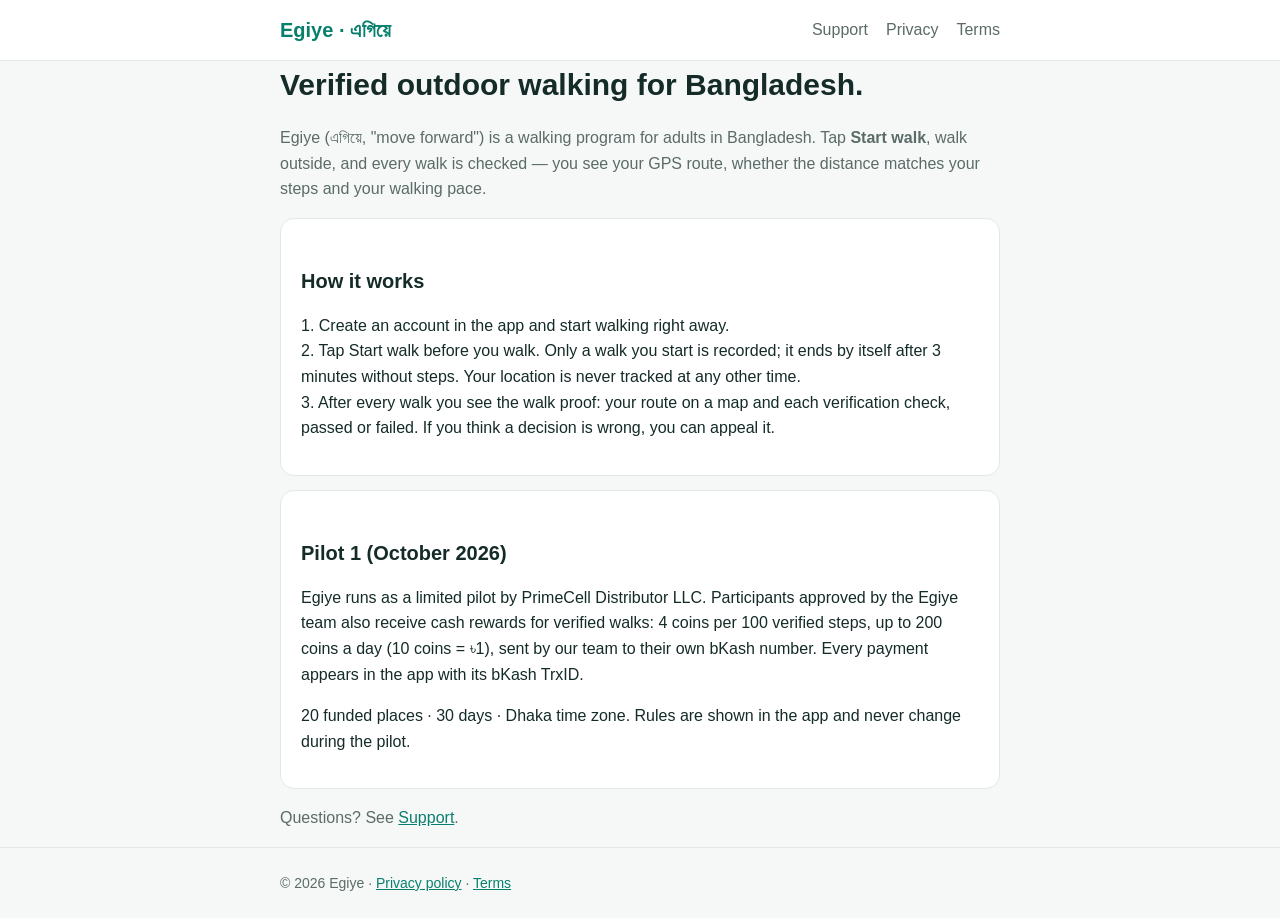
<file: index.html>
<!doctype html><html lang="en"><head><meta charset="utf-8"><meta name="viewport" content="width=device-width,initial-scale=1"><title>Egiye — Verified outdoor walking</title><link rel="stylesheet" href="style.css"></head>
<body><header><div class="wrap"><a class="brand" href="index.html">Egiye · এগিয়ে</a><nav><a href="support.html">Support</a><a href="privacy.html">Privacy</a><a href="terms.html">Terms</a></nav></div></header>
<main class="wrap"><h1>Verified outdoor walking for Bangladesh.</h1><p class="muted">Egiye (এগিয়ে, "move forward") is a walking program for adults in Bangladesh. Tap <strong>Start walk</strong>, walk outside, and every walk is checked — you see your GPS route, whether the distance matches your steps and your walking pace.</p>
<div class="card"><h2>How it works</h2><p>1. Create an account in the app and start walking right away.<br>2. Tap Start walk before you walk. Only a walk you start is recorded; it ends by itself after 3 minutes without steps. Your location is never tracked at any other time.<br>3. After every walk you see the walk proof: your route on a map and each verification check, passed or failed. If you think a decision is wrong, you can appeal it.</p></div>
<div class="card"><h2>Pilot 1 (October 2026)</h2><p>Egiye runs as a limited pilot by PrimeCell Distributor LLC. Participants approved by the Egiye team also receive cash rewards for verified walks: 4 coins per 100 verified steps, up to 200 coins a day (10 coins = ৳1), sent by our team to their own bKash number. Every payment appears in the app with its bKash TrxID.</p><p>20 funded places · 30 days · Dhaka time zone. Rules are shown in the app and never change during the pilot.</p></div>
<p class="muted">Questions? See <a href="support.html">Support</a>.</p></main>
<footer><div class="wrap">© 2026 Egiye · <a href="privacy.html">Privacy policy</a> · <a href="terms.html">Terms</a></div></footer></body></html>
</file>
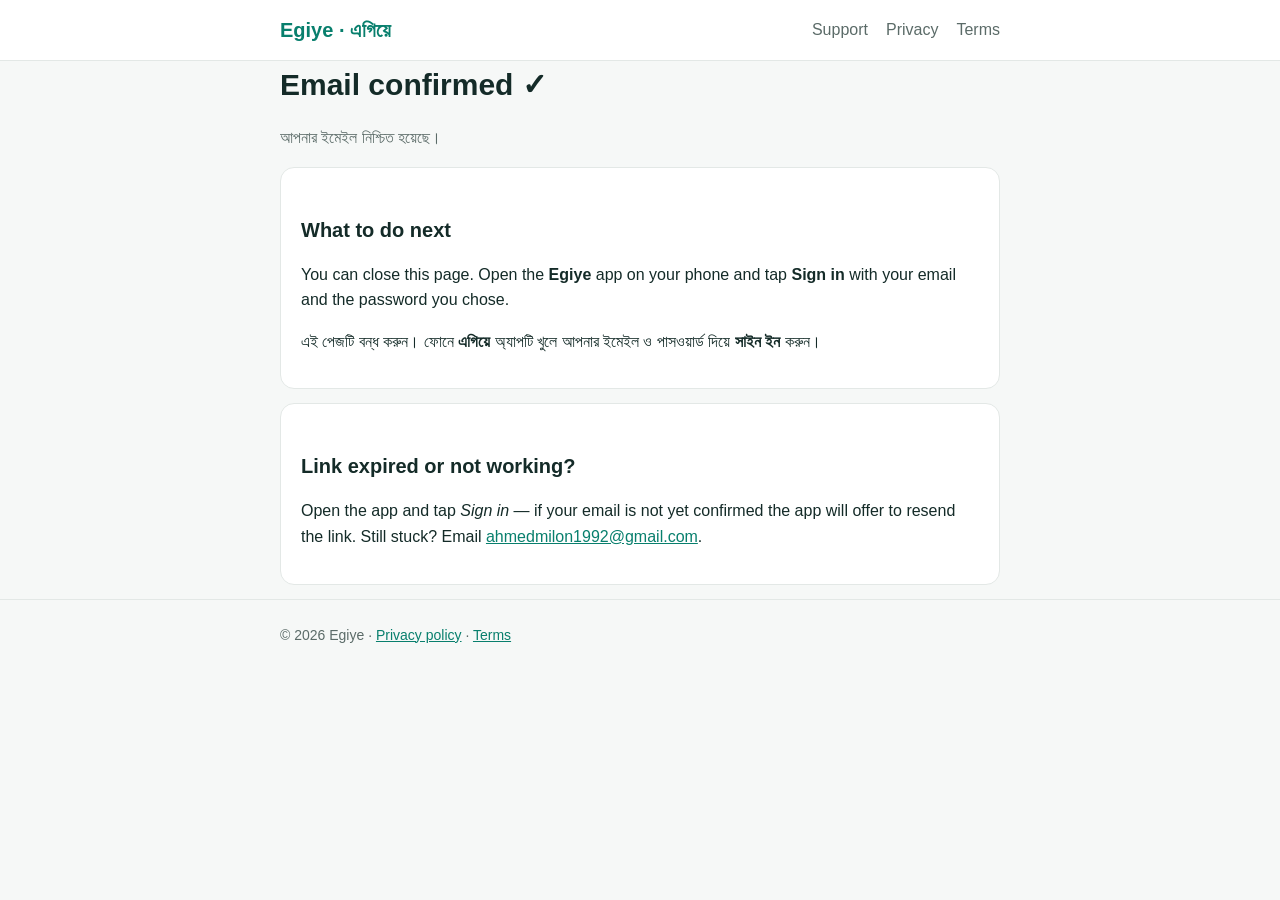
<file: confirmed.html>
<!doctype html><html lang="en"><head><meta charset="utf-8"><meta name="viewport" content="width=device-width,initial-scale=1"><title>Egiye — Email confirmed</title><link rel="stylesheet" href="style.css"></head>
<body><header><div class="wrap"><a class="brand" href="index.html">Egiye · এগিয়ে</a><nav><a href="support.html">Support</a><a href="privacy.html">Privacy</a><a href="terms.html">Terms</a></nav></div></header>
<main class="wrap"><h1>Email confirmed ✓</h1>
<p class="muted">আপনার ইমেইল নিশ্চিত হয়েছে।</p>
<div class="card"><h2>What to do next</h2>
<p>You can close this page. Open the <strong>Egiye</strong> app on your phone and tap <strong>Sign in</strong> with your email and the password you chose.</p>
<p>এই পেজটি বন্ধ করুন। ফোনে <strong>এগিয়ে</strong> অ্যাপটি খুলে আপনার ইমেইল ও পাসওয়ার্ড দিয়ে <strong>সাইন ইন</strong> করুন।</p></div>
<div class="card"><h2>Link expired or not working?</h2>
<p>Open the app and tap <em>Sign in</em> — if your email is not yet confirmed the app will offer to resend the link. Still stuck? Email <a href="mailto:ahmedmilon1992@gmail.com">ahmedmilon1992@gmail.com</a>.</p></div>
</main><footer><div class="wrap">© 2026 Egiye · <a href="privacy.html">Privacy policy</a> · <a href="terms.html">Terms</a></div></footer></body></html>
</file>
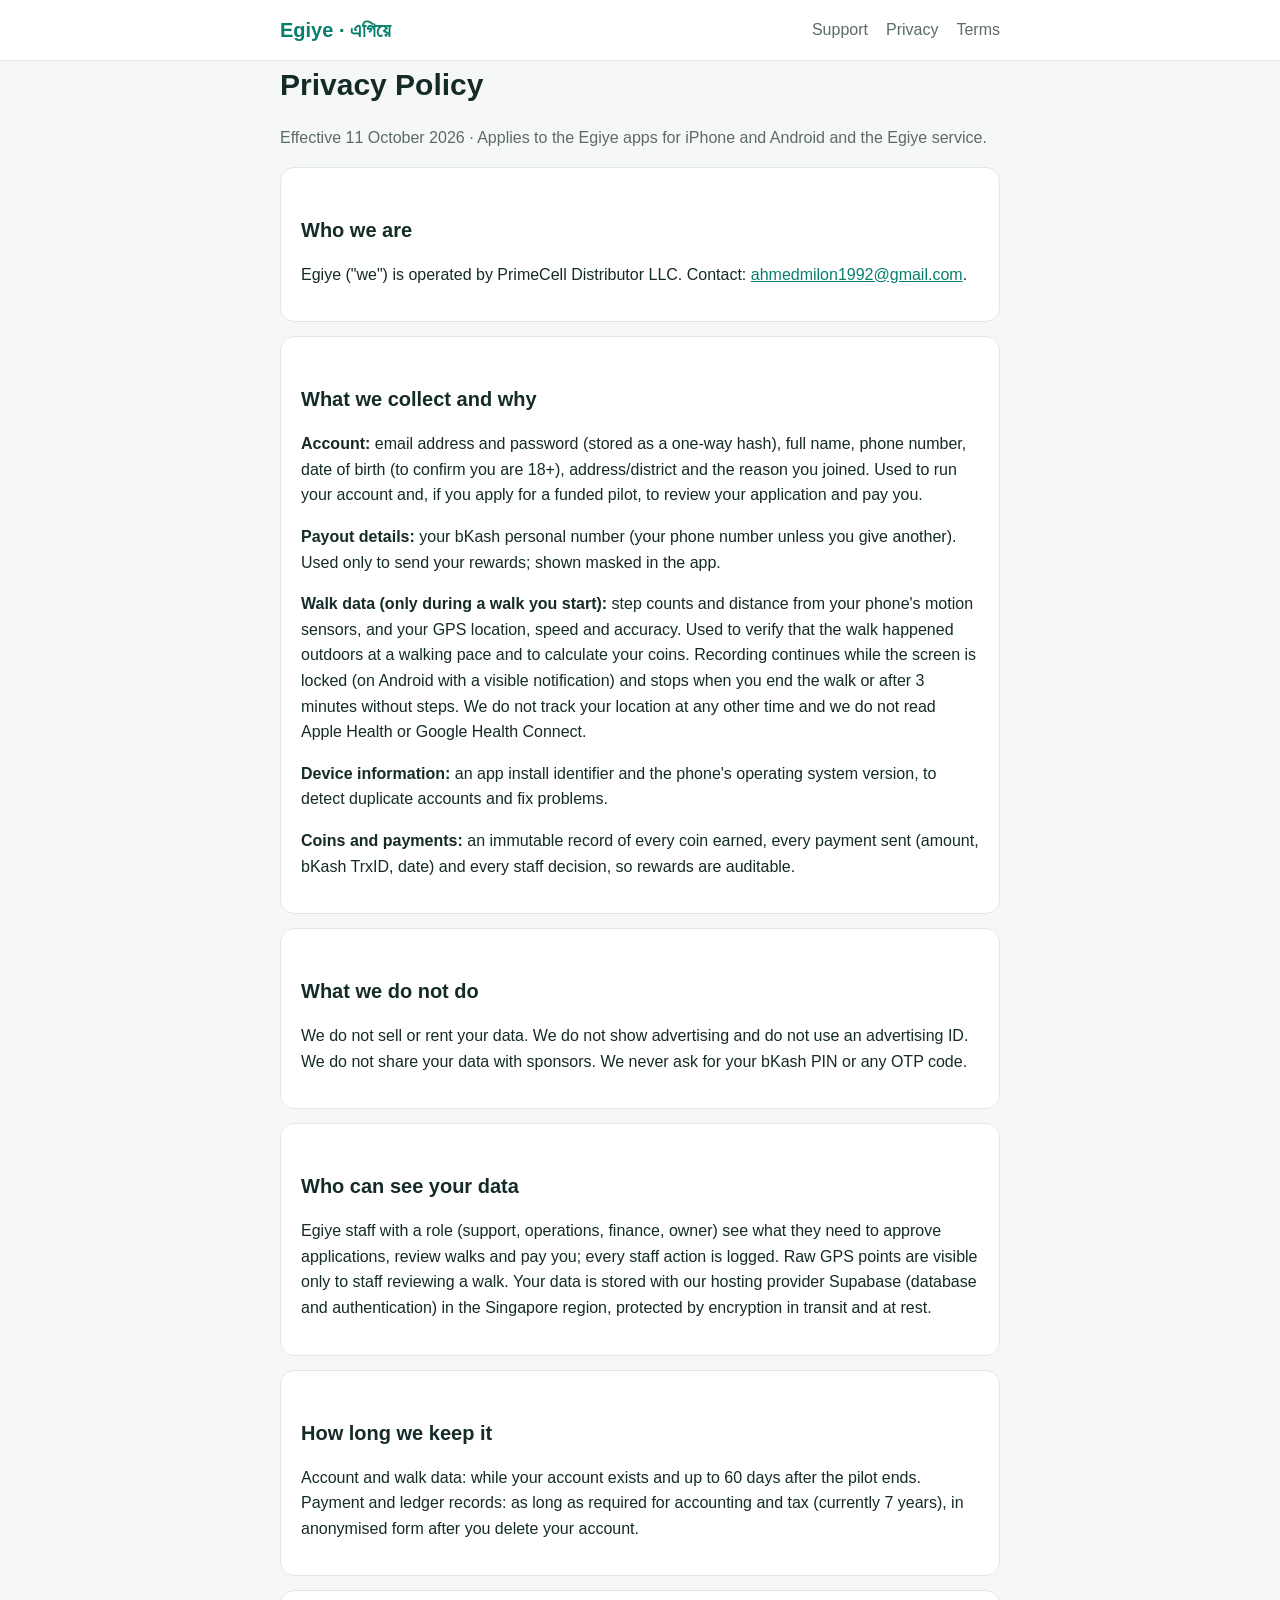
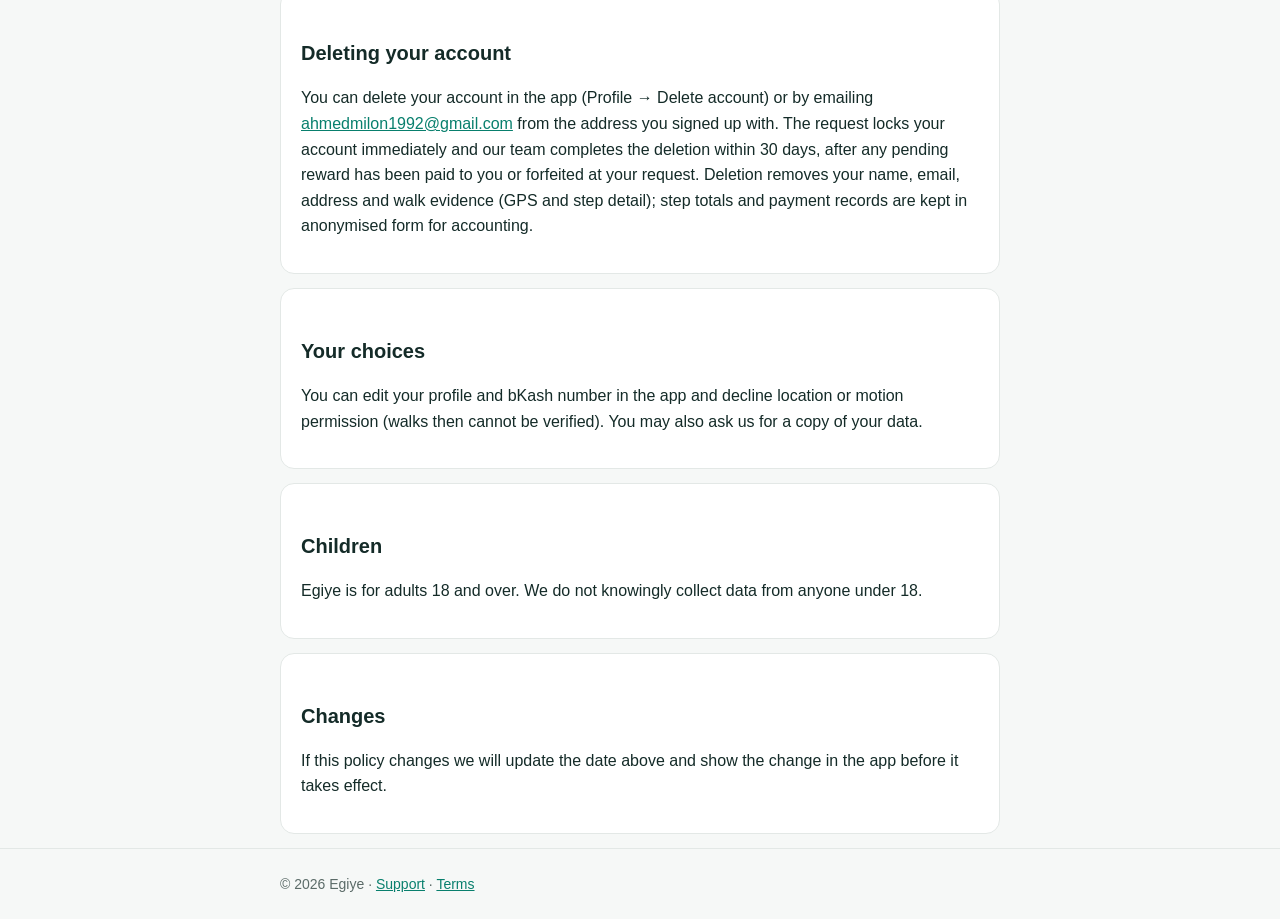
<file: privacy.html>
<!doctype html><html lang="en"><head><meta charset="utf-8"><meta name="viewport" content="width=device-width,initial-scale=1"><title>Egiye — Privacy Policy</title><link rel="stylesheet" href="style.css"></head>
<body><header><div class="wrap"><a class="brand" href="index.html">Egiye · এগিয়ে</a><nav><a href="support.html">Support</a><a href="privacy.html">Privacy</a><a href="terms.html">Terms</a></nav></div></header>
<main class="wrap"><h1>Privacy Policy</h1><p class="muted">Effective 11 October 2026 · Applies to the Egiye apps for iPhone and Android and the Egiye service.</p>
<div class="card"><h2>Who we are</h2><p>Egiye ("we") is operated by PrimeCell Distributor LLC. Contact: <a href="mailto:ahmedmilon1992@gmail.com">ahmedmilon1992@gmail.com</a>.</p></div>
<div class="card"><h2>What we collect and why</h2>
<p><strong>Account:</strong> email address and password (stored as a one-way hash), full name, phone number, date of birth (to confirm you are 18+), address/district and the reason you joined. Used to run your account and, if you apply for a funded pilot, to review your application and pay you.</p>
<p><strong>Payout details:</strong> your bKash personal number (your phone number unless you give another). Used only to send your rewards; shown masked in the app.</p>
<p><strong>Walk data (only during a walk you start):</strong> step counts and distance from your phone's motion sensors, and your GPS location, speed and accuracy. Used to verify that the walk happened outdoors at a walking pace and to calculate your coins. Recording continues while the screen is locked (on Android with a visible notification) and stops when you end the walk or after 3 minutes without steps. We do not track your location at any other time and we do not read Apple Health or Google Health Connect.</p>
<p><strong>Device information:</strong> an app install identifier and the phone's operating system version, to detect duplicate accounts and fix problems.</p>
<p><strong>Coins and payments:</strong> an immutable record of every coin earned, every payment sent (amount, bKash TrxID, date) and every staff decision, so rewards are auditable.</p></div>
<div class="card"><h2>What we do not do</h2><p>We do not sell or rent your data. We do not show advertising and do not use an advertising ID. We do not share your data with sponsors. We never ask for your bKash PIN or any OTP code.</p></div>
<div class="card"><h2>Who can see your data</h2><p>Egiye staff with a role (support, operations, finance, owner) see what they need to approve applications, review walks and pay you; every staff action is logged. Raw GPS points are visible only to staff reviewing a walk. Your data is stored with our hosting provider Supabase (database and authentication) in the Singapore region, protected by encryption in transit and at rest.</p></div>
<div class="card"><h2>How long we keep it</h2><p>Account and walk data: while your account exists and up to 60 days after the pilot ends. Payment and ledger records: as long as required for accounting and tax (currently 7 years), in anonymised form after you delete your account.</p></div>
<div class="card" id="delete"><h2>Deleting your account</h2><p>You can delete your account in the app (Profile → Delete account) or by emailing <a href="mailto:ahmedmilon1992@gmail.com">ahmedmilon1992@gmail.com</a> from the address you signed up with. The request locks your account immediately and our team completes the deletion within 30 days, after any pending reward has been paid to you or forfeited at your request. Deletion removes your name, email, address and walk evidence (GPS and step detail); step totals and payment records are kept in anonymised form for accounting.</p></div>
<div class="card"><h2>Your choices</h2><p>You can edit your profile and bKash number in the app and decline location or motion permission (walks then cannot be verified). You may also ask us for a copy of your data.</p></div>
<div class="card"><h2>Children</h2><p>Egiye is for adults 18 and over. We do not knowingly collect data from anyone under 18.</p></div>
<div class="card"><h2>Changes</h2><p>If this policy changes we will update the date above and show the change in the app before it takes effect.</p></div>
</main><footer><div class="wrap">© 2026 Egiye · <a href="support.html">Support</a> · <a href="terms.html">Terms</a></div></footer></body></html>
</file>
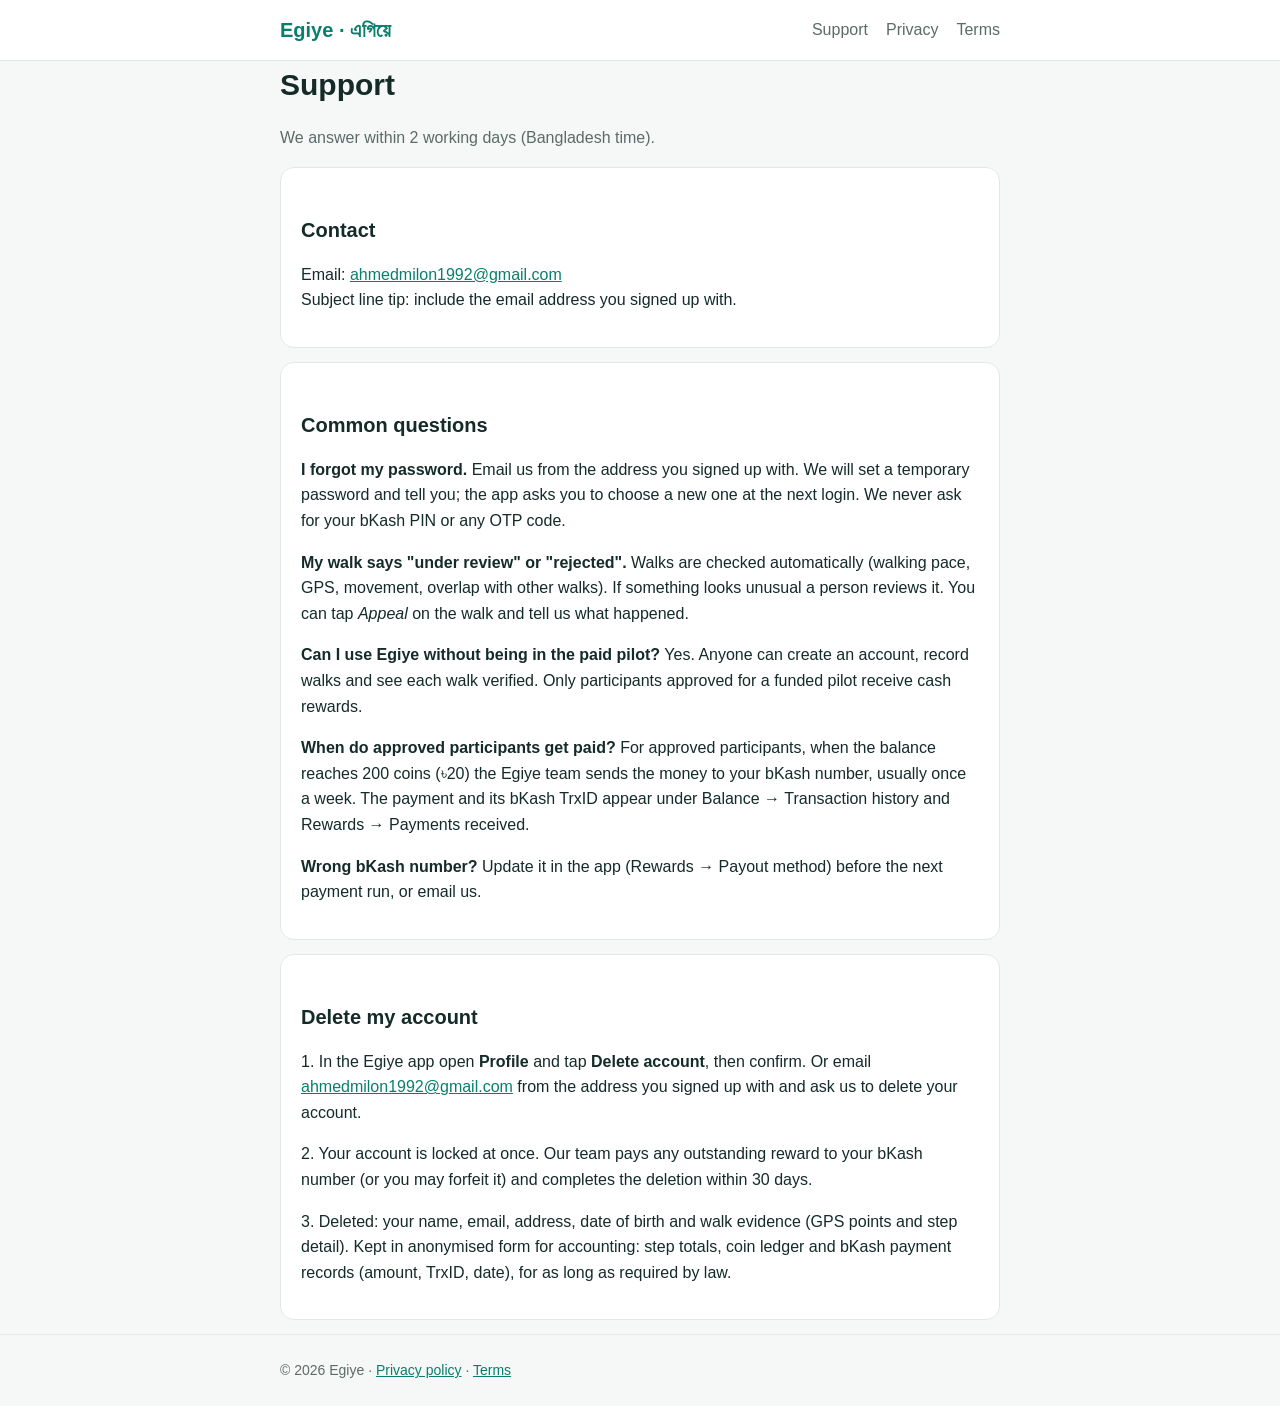
<file: support.html>
<!doctype html><html lang="en"><head><meta charset="utf-8"><meta name="viewport" content="width=device-width,initial-scale=1"><title>Egiye — Support</title><link rel="stylesheet" href="style.css"></head>
<body><header><div class="wrap"><a class="brand" href="index.html">Egiye · এগিয়ে</a><nav><a href="support.html">Support</a><a href="privacy.html">Privacy</a><a href="terms.html">Terms</a></nav></div></header>
<main class="wrap"><h1>Support</h1><p class="muted">We answer within 2 working days (Bangladesh time).</p>
<div class="card"><h2>Contact</h2><p>Email: <a href="mailto:ahmedmilon1992@gmail.com">ahmedmilon1992@gmail.com</a><br>Subject line tip: include the email address you signed up with.</p></div>
<div class="card"><h2>Common questions</h2>
<p><strong>I forgot my password.</strong> Email us from the address you signed up with. We will set a temporary password and tell you; the app asks you to choose a new one at the next login. We never ask for your bKash PIN or any OTP code.</p>
<p><strong>My walk says "under review" or "rejected".</strong> Walks are checked automatically (walking pace, GPS, movement, overlap with other walks). If something looks unusual a person reviews it. You can tap <em>Appeal</em> on the walk and tell us what happened.</p>
<p><strong>Can I use Egiye without being in the paid pilot?</strong> Yes. Anyone can create an account, record walks and see each walk verified. Only participants approved for a funded pilot receive cash rewards.</p>
<p><strong>When do approved participants get paid?</strong> For approved participants, when the balance reaches 200 coins (৳20) the Egiye team sends the money to your bKash number, usually once a week. The payment and its bKash TrxID appear under Balance → Transaction history and Rewards → Payments received.</p>
<p><strong>Wrong bKash number?</strong> Update it in the app (Rewards → Payout method) before the next payment run, or email us.</p></div>
<div class="card" id="delete"><h2>Delete my account</h2><p>1. In the Egiye app open <strong>Profile</strong> and tap <strong>Delete account</strong>, then confirm. Or email <a href="mailto:ahmedmilon1992@gmail.com">ahmedmilon1992@gmail.com</a> from the address you signed up with and ask us to delete your account.</p><p>2. Your account is locked at once. Our team pays any outstanding reward to your bKash number (or you may forfeit it) and completes the deletion within 30 days.</p><p>3. Deleted: your name, email, address, date of birth and walk evidence (GPS points and step detail). Kept in anonymised form for accounting: step totals, coin ledger and bKash payment records (amount, TrxID, date), for as long as required by law.</p></div>
</main><footer><div class="wrap">© 2026 Egiye · <a href="privacy.html">Privacy policy</a> · <a href="terms.html">Terms</a></div></footer></body></html>
</file>
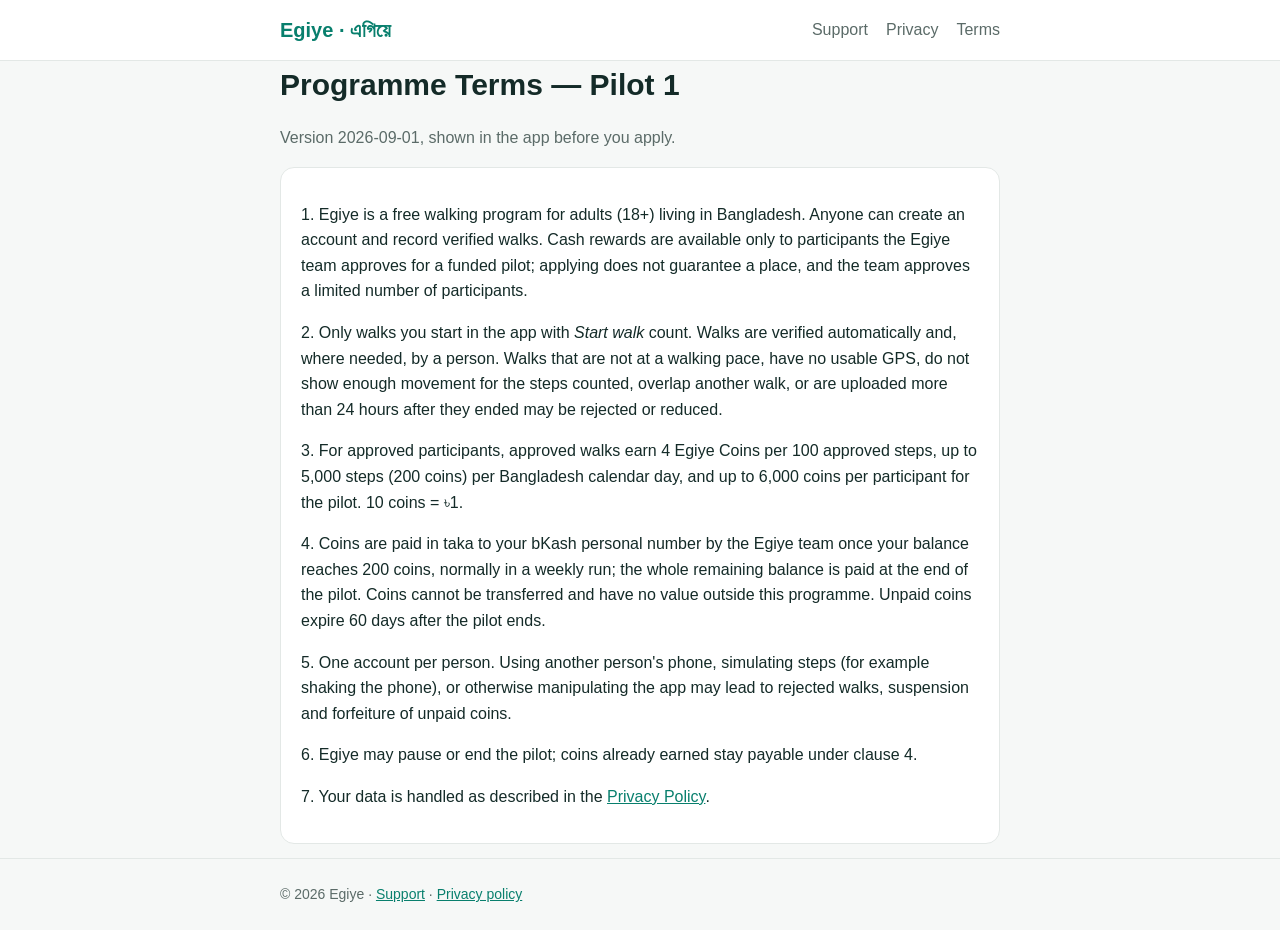
<file: terms.html>
<!doctype html><html lang="en"><head><meta charset="utf-8"><meta name="viewport" content="width=device-width,initial-scale=1"><title>Egiye — Terms</title><link rel="stylesheet" href="style.css"></head>
<body><header><div class="wrap"><a class="brand" href="index.html">Egiye · এগিয়ে</a><nav><a href="support.html">Support</a><a href="privacy.html">Privacy</a><a href="terms.html">Terms</a></nav></div></header>
<main class="wrap"><h1>Programme Terms — Pilot 1</h1><p class="muted">Version 2026-09-01, shown in the app before you apply.</p>
<div class="card"><p>1. Egiye is a free walking program for adults (18+) living in Bangladesh. Anyone can create an account and record verified walks. Cash rewards are available only to participants the Egiye team approves for a funded pilot; applying does not guarantee a place, and the team approves a limited number of participants.</p>
<p>2. Only walks you start in the app with <em>Start walk</em> count. Walks are verified automatically and, where needed, by a person. Walks that are not at a walking pace, have no usable GPS, do not show enough movement for the steps counted, overlap another walk, or are uploaded more than 24 hours after they ended may be rejected or reduced.</p>
<p>3. For approved participants, approved walks earn 4 Egiye Coins per 100 approved steps, up to 5,000 steps (200 coins) per Bangladesh calendar day, and up to 6,000 coins per participant for the pilot. 10 coins = ৳1.</p>
<p>4. Coins are paid in taka to your bKash personal number by the Egiye team once your balance reaches 200 coins, normally in a weekly run; the whole remaining balance is paid at the end of the pilot. Coins cannot be transferred and have no value outside this programme. Unpaid coins expire 60 days after the pilot ends.</p>
<p>5. One account per person. Using another person's phone, simulating steps (for example shaking the phone), or otherwise manipulating the app may lead to rejected walks, suspension and forfeiture of unpaid coins.</p>
<p>6. Egiye may pause or end the pilot; coins already earned stay payable under clause 4.</p>
<p>7. Your data is handled as described in the <a href="privacy.html">Privacy Policy</a>.</p></div>
</main><footer><div class="wrap">© 2026 Egiye · <a href="support.html">Support</a> · <a href="privacy.html">Privacy policy</a></div></footer></body></html>
</file>
<file: style.css>
:root{--ink:#142b28;--muted:#5b6b68;--teal:#087f6d;--lime:#d9f27a;--bg:#f6f8f7}
*{box-sizing:border-box}body{margin:0;font:16px/1.6 -apple-system,BlinkMacSystemFont,"Segoe UI",Roboto,Helvetica,Arial,sans-serif;color:var(--ink);background:var(--bg)}
header{background:#fff;border-bottom:1px solid #e3e8e6}.wrap{max-width:760px;margin:0 auto;padding:0 20px}
header .wrap{display:flex;align-items:center;justify-content:space-between;height:60px}.brand{font-weight:800;color:var(--teal);text-decoration:none;font-size:20px}
nav a{color:var(--muted);text-decoration:none;margin-left:18px}main{padding:32px 0 64px}h1{font-size:30px;margin:0 0 8px}h2{font-size:20px;margin:28px 0 8px}
.muted{color:var(--muted)}.card{background:#fff;border:1px solid #e3e8e6;border-radius:14px;padding:18px 20px;margin:14px 0}
footer{color:var(--muted);font-size:14px;padding:24px 0;border-top:1px solid #e3e8e6}a{color:var(--teal)}
</file>
